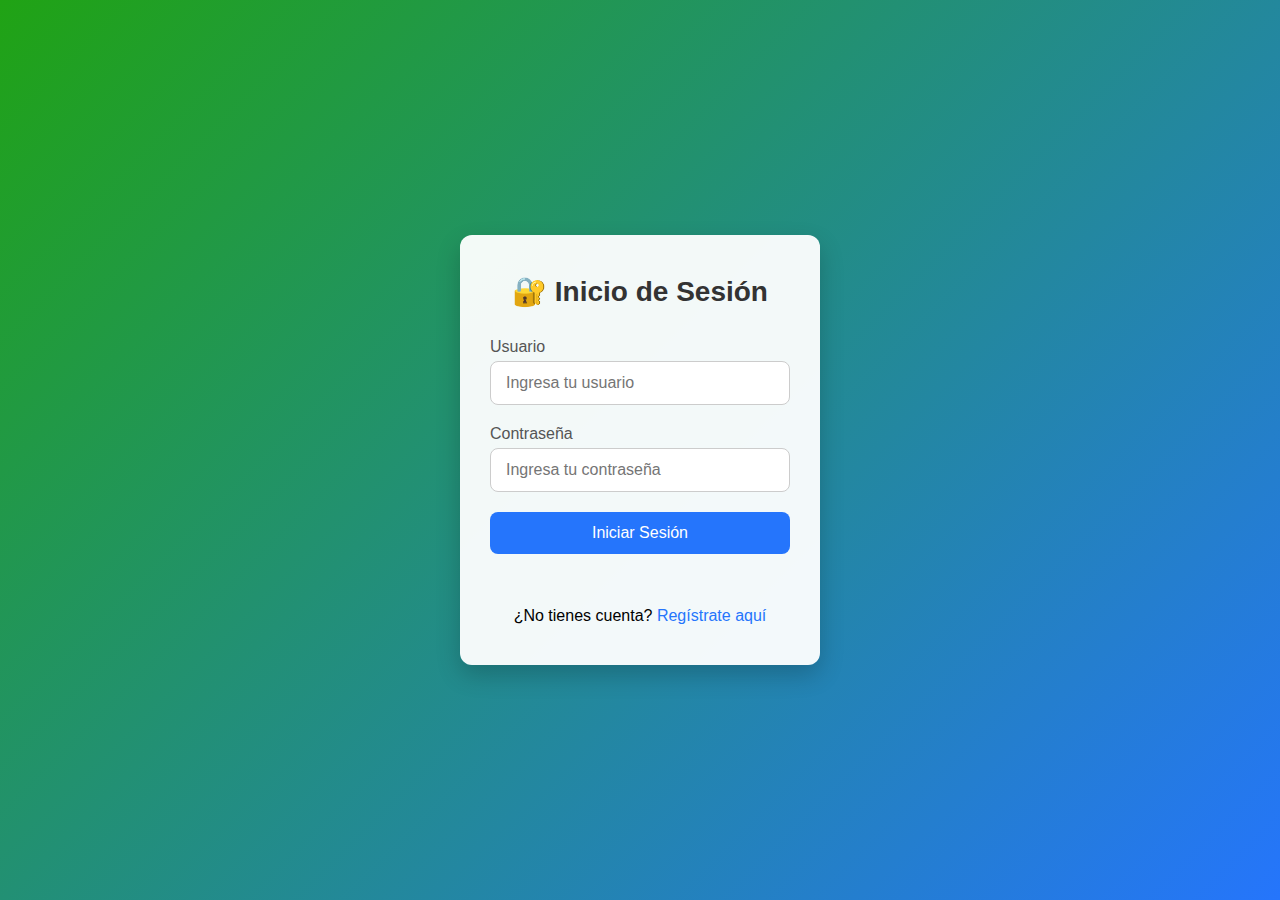
<file: index.html>
<!DOCTYPE html>
<html lang="es">
<head>

<meta charset="UTF-8">
<title>Inicio de Sesión</title>
<link rel="shortcut icon" href="img/favicon.png" type="image/x-icon">
<link rel="stylesheet" href="css/estilos.css">

</head>
<body>

<div class="container">
  <div class="login-box">
    <h1>🔐 Inicio de Sesión</h1>
    
    <form id="loginForm">
      <div class="input-group">
        <label for="usuario">Usuario</label>
        <input type="text" id="usuario" name="usuario" placeholder="Ingresa tu usuario" required>
      </div>
      
      <div class="input-group">
        <label for="password">Contraseña</label>
        <input type="password" id="password" name="password" placeholder="Ingresa tu contraseña" required>
      </div>
      
      <button type="submit">Iniciar Sesión</button>
      
      <div id="mensaje" class="mensaje"></div>
    </form>
    
    <div class="registro-link">
      <p>¿No tienes cuenta? <a href="page/registro.html">Regístrate aquí</a></p>
    </div>
    
    
  </div>
</div>


<script src="js/main.js"></script>

</body>
</html>
</file>
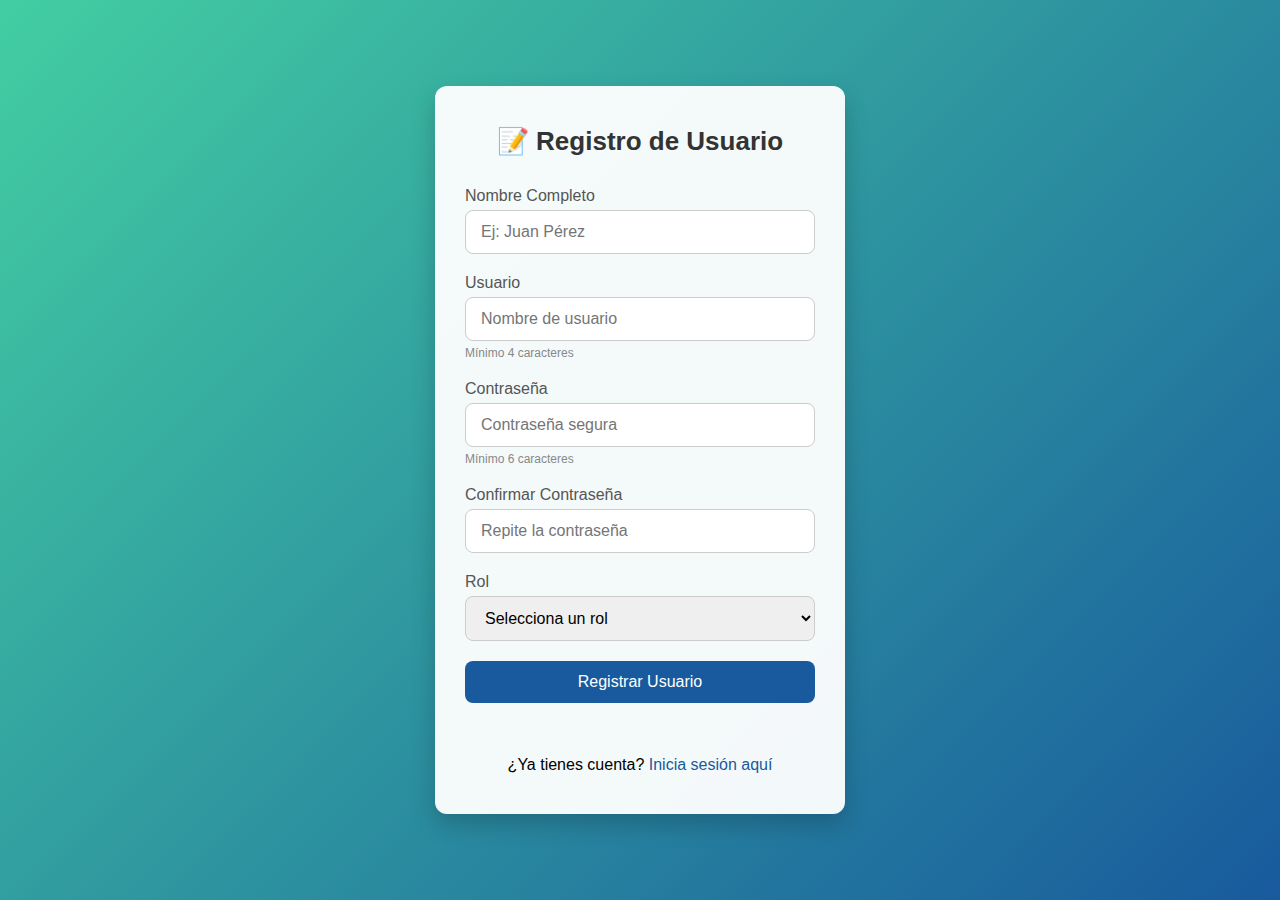
<file: page/registro.html>
<!DOCTYPE html>
<html lang="en">
<head>
    <meta charset="UTF-8">
    <meta name="viewport" content="width=device-width, initial-scale=1.0">
    <title>Document</title>
    <meta charset="UTF-8">
<title>Registro de Usuario</title>
<link rel="shortcut icon" href="../img/favicon.png" type="image/x-icon">
<link rel="stylesheet" href="../css/registro.css">

</head>
<body>
    <div class="container">
  <div class="registro-box">
    <h1>📝 Registro de Usuario</h1>
    
    <form id="registroForm">
      <div class="input-group">
        <label for="nombre">Nombre Completo</label>
        <input type="text" id="nombre" name="nombre" placeholder="Ej: Juan Pérez" required>
      </div>
      
      <div class="input-group">
        <label for="usuario">Usuario</label>
        <input type="text" id="usuario" name="usuario" placeholder="Nombre de usuario" required minlength="4">
        <small>Mínimo 4 caracteres</small>
      </div>
      
      <div class="input-group">
        <label for="password">Contraseña</label>
        <input type="password" id="password" name="password" placeholder="Contraseña segura" required minlength="6">
        <small>Mínimo 6 caracteres</small>
      </div>
      
      <div class="input-group">
        <label for="confirmarPassword">Confirmar Contraseña</label>
        <input type="password" id="confirmarPassword" name="confirmarPassword" placeholder="Repite la contraseña" required>
      </div>
      
      <div class="input-group">
        <label for="rol">Rol</label>
        <select id="rol" name="rol" required>
          <option value="">Selecciona un rol</option>
          <option value="usuario">Usuario</option>
          <option value="admin">Administrador</option>
        </select>
      </div>
      
      <button type="submit">Registrar Usuario</button>
      
      <div id="mensaje" class="mensaje"></div>
    </form>
    
    <div class="login-link">
      <p>¿Ya tienes cuenta? <a href="../index.html">Inicia sesión aquí</a></p>
    </div>
  </div>
</div>


<script src="../js/registro.js"></script>

</body>
</html>
</file>
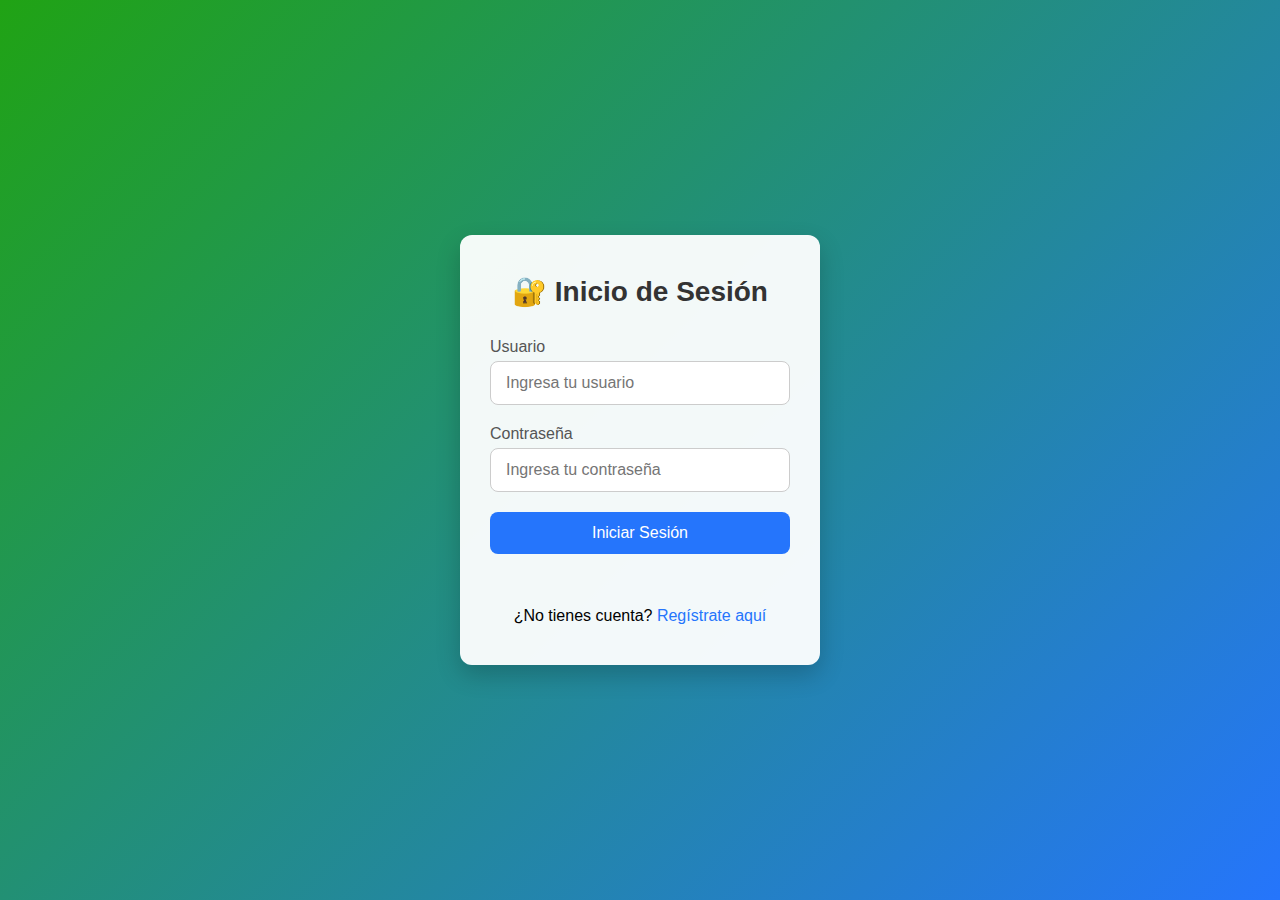
<file: page/usuario.html>
<!DOCTYPE html>
<html lang="en">
<head>
    <meta charset="UTF-8">
    <meta name="viewport" content="width=device-width, initial-scale=1.0">
    <title>Document</title>
    <title>Gestión de Usuarios</title>
<link rel="shortcut icon" href="../img/favicon.png" type="image/x-icon">
<link rel="stylesheet" href="../css/escritorio.css">
<link rel="stylesheet" href="../css/usuario.css">
</head>

</head>
<body>
    <div class="escritorio-container">
  <header class="header">
    <div class="header-content">
      <h1>👥 Gestión de Usuarios</h1>
      <div class="user-info">
        <button onclick="window.location.href='escritorio.html'" class="btn-back">← Volver</button>
        <button id="btnAbrirModal" class="btn-add">+ Agregar Usuario</button>
        <button id="btnCerrarSesion" class="btn-logout">Cerrar Sesión</button>
      </div>
    </div>
  </header>


  <main class="main-content">
    <div class="usuarios-section">
      <h2>Lista de Usuarios Registrados</h2>
      
      <div class="usuarios-stats">
        <div class="stat-card">
          <h3 id="totalUsuarios">0</h3>
          <p>Total Usuarios</p>
        </div>
        <div class="stat-card">
          <h3 id="totalAdmins">0</h3>
          <p>Administradores</p>
        </div>
        <div class="stat-card">
          <h3 id="totalRegulares">0</h3>
          <p>Usuarios Regulares</p>
        </div>
      </div>
      
      <div class="tabla-container">
        <table class="tabla-usuarios">
          <thead>
            <tr>
              <th>ID</th>
              <th>Usuario</th>
              <th>Nombre</th>
              <th>Rol</th>
              <th>Origen</th>
            </tr>
          </thead>
          <tbody id="tablaUsuariosBody">
            <!-- Se llena con JavaScript -->
          </tbody>
        </table>
      </div>
    </div>
  </main>
</div>


<!-- Modal para agregar usuario -->
<div id="modalRegistro" class="modal">
  <div class="modal-content">
    <div class="modal-header">
      <h2>📝 Agregar Nuevo Usuario</h2>
      <span class="close">&times;</span>
    </div>
    
    <form id="registroForm">
      <div class="input-group">
        <label for="nombre">Nombre Completo *</label>
        <input type="text" id="nombre" name="nombre" placeholder="Ej: Juan Pérez" required>
      </div>
      
      <div class="input-group">
        <label for="usuario">Usuario *</label>
        <input type="text" id="usuario" name="usuario" placeholder="Nombre de usuario" required minlength="4">
        <small>Mínimo 4 caracteres</small>
      </div>
      
      <div class="input-group">
        <label for="password">Contraseña *</label>
        <input type="password" id="password" name="password" placeholder="Contraseña segura" required minlength="6">
        <small>Mínimo 6 caracteres</small>
      </div>
      
      <div class="input-group">
        <label for="confirmarPassword">Confirmar Contraseña *</label>
        <input type="password" id="confirmarPassword" name="confirmarPassword" placeholder="Repite la contraseña" required>
      </div>
      
      <div class="input-group">
        <label for="rol">Rol *</label>
        <select id="rol" name="rol" required>
          <option value="">Selecciona un rol</option>
          <option value="usuario">Usuario</option>
          <option value="admin">Administrador</option>
        </select>
      </div>
      
      <div id="mensaje" class="mensaje"></div>
      
      <div class="modal-buttons">
        <button type="button" class="btn-cancelar" id="btnCancelar">Cancelar</button>
        <button type="submit" class="btn-guardar">Guardar Usuario</button>
      </div>
    </form>
  </div>
</div>


<script src="../js/usuario.js"></script>

</body>
</html>
</file>
<file: css/estilos.css>
/* Reset básico */
* {
  margin: 0;
  padding: 0;
  box-sizing: border-box;
  font-family: 'Segoe UI', Tahoma, Geneva, Verdana, sans-serif;
}

/* Fondo de la página */
body {
  height: 100vh;
  display: flex;
  justify-content: center;
  align-items: center;
  background: linear-gradient(135deg, #20a314, #2575fc);
}

/* Contenedor del login */
.container {
  width: 100%;
  max-width: 400px;
  padding: 20px;
}

/* Caja del login */
.login-box {
  background-color: rgba(255, 255, 255, 0.95);
  padding: 40px 30px;
  border-radius: 12px;
  box-shadow: 0 10px 25px rgba(0, 0, 0, 0.2);
  text-align: center;
}

/* Título */
.login-box h1 {
  margin-bottom: 30px;
  font-size: 28px;
  color: #333;
}

/* Grupos de input */
.input-group {
  margin-bottom: 20px;
  text-align: left;
}

.input-group label {
  display: block;
  margin-bottom: 5px;
  color: #555;
  font-weight: 500;
}

.input-group input {
  width: 100%;
  padding: 12px 15px;
  border: 1px solid #ccc;
  border-radius: 8px;
  font-size: 16px;
  transition: 0.3s;
}

.input-group input:focus {
  border-color: #2575fc;
  outline: none;
  box-shadow: 0 0 5px rgba(37, 117, 252, 0.5);
}

/* Botón */
button[type="submit"] {
  width: 100%;
  padding: 12px;
  background-color: #2575fc;
  color: white;
  font-size: 16px;
  border: none;
  border-radius: 8px;
  cursor: pointer;
  transition: 0.3s;
}

button[type="submit"]:hover {
  background-color: #112dcb;
}

/* Mensaje de error o aviso */
.mensaje {
  margin-top: 15px;
  font-size: 14px;
  color: red;
  min-height: 18px;
}

/* Enlace de registro */
.registro-link {
  margin-top: 20px;
}

.registro-link a {
  color: #2575fc;
  text-decoration: none;
  font-weight: 500;
  transition: 0.3s;
}

.registro-link a:hover {
  color: #113ccb;
}
</file>
<file: css/registro.css>
/* Reset básico */
* {
  margin: 0;
  padding: 0;
  box-sizing: border-box;
  font-family: 'Segoe UI', Tahoma, Geneva, Verdana, sans-serif;
}

/* Fondo de la página */
body {
  height: 100vh;
  display: flex;
  justify-content: center;
  align-items: center;
  background: linear-gradient(135deg, #43cea2, #185a9d);
}

/* Contenedor del formulario */
.container {
  width: 100%;
  max-width: 450px;
  padding: 20px;
}

/* Caja de registro */
.registro-box {
  background-color: rgba(255, 255, 255, 0.95);
  padding: 40px 30px;
  border-radius: 12px;
  box-shadow: 0 10px 25px rgba(0, 0, 0, 0.2);
  text-align: center;
}

/* Título */
.registro-box h1 {
  margin-bottom: 30px;
  font-size: 26px;
  color: #333;
}

/* Grupos de input */
.input-group {
  margin-bottom: 20px;
  text-align: left;
}

.input-group label {
  display: block;
  margin-bottom: 5px;
  color: #555;
  font-weight: 500;
}

.input-group input,
.input-group select {
  width: 100%;
  padding: 12px 15px;
  border: 1px solid #ccc;
  border-radius: 8px;
  font-size: 16px;
  transition: 0.3s;
}

.input-group input:focus,
.input-group select:focus {
  border-color: #185a9d;
  outline: none;
  box-shadow: 0 0 5px rgba(24, 90, 157, 0.5);
}

.input-group small {
  display: block;
  margin-top: 5px;
  font-size: 12px;
  color: #888;
}

/* Botón */
button[type="submit"] {
  width: 100%;
  padding: 12px;
  background-color: #185a9d;
  color: white;
  font-size: 16px;
  border: none;
  border-radius: 8px;
  cursor: pointer;
  transition: 0.3s;
}

button[type="submit"]:hover {
  background-color: #43cea2;
}

/* Mensaje de error o aviso */
.mensaje {
  margin-top: 15px;
  font-size: 14px;
  color: red;
  min-height: 18px;
}

/* Enlace para iniciar sesión */
.login-link {
  margin-top: 20px;
}

.login-link a {
  color: #185a9d;
  text-decoration: none;
  font-weight: 500;
  transition: 0.3s;
}

.login-link a:hover {
  color: #43cea2;
}

/* Ajustes para pantallas pequeñas */
@media (max-width: 500px) {
  .registro-box {
    padding: 30px 20px;
  }

  .registro-box h1 {
    font-size: 22px;
  }
}
</file>
<file: css/escritorio.css>
/* Reset básico */
* {
  margin: 0;
  padding: 0;
  box-sizing: border-box;
  font-family: 'Segoe UI', Tahoma, Geneva, Verdana, sans-serif;
}

/* Body y contenedor principal */
body {
  background-color: #f5f7fa;
  color: #333;
}

.escritorio-container {
  display: flex;
  flex-direction: column;
  min-height: 100vh;
}

/* Header */
.header {
  background: linear-gradient(135deg, #11cb4f, #2575fc);
  color: white;
  padding: 15px 30px;
  box-shadow: 0 4px 6px rgba(0,0,0,0.1);
}

.header-content {
  display: flex;
  justify-content: space-between;
  align-items: center;
}

.header h1 {
  font-size: 24px;
}

.user-info {
  display: flex;
  align-items: center;
  gap: 15px;
}

.user-info .user-name,
.user-info .user-role {
  font-weight: 500;
}

.btn-logout {
  padding: 8px 15px;
  background-color: #ff4d4f;
  border: none;
  border-radius: 8px;
  color: white;
  cursor: pointer;
  transition: 0.3s;
}

.btn-logout:hover {
  background-color: #e04141;
}

/* Main content */
.main-content {
  flex: 1;
  padding: 30px;
}

/* Welcome section */
.welcome-section h2 {
  font-size: 22px;
  margin-bottom: 10px;
}

.welcome-section p {
  font-size: 16px;
  color: #555;
}

/* Cards grid */
.cards-grid {
  display: grid;
  grid-template-columns: repeat(auto-fit, minmax(200px, 1fr));
  gap: 20px;
  margin: 30px 0;
}

.card {
  background-color: white;
  border-radius: 12px;
  padding: 20px;
  box-shadow: 0 6px 15px rgba(0,0,0,0.1);
  text-align: center;
  cursor: pointer;
  transition: 0.3s;
}

.card:hover {
  transform: translateY(-5px);
  box-shadow: 0 10px 20px rgba(0,0,0,0.15);
}

.card-icon {
  font-size: 36px;
  margin-bottom: 15px;
}

.card h3 {
  margin-bottom: 10px;
  font-size: 18px;
}

.card p {
  font-size: 14px;
  color: #666;
}

/* Session info */
.session-info {
  background-color: white;
  padding: 20px;
  border-radius: 12px;
  box-shadow: 0 6px 15px rgba(0,0,0,0.1);
}

.session-info h3 {
  margin-bottom: 15px;
}

.info-grid {
  display: grid;
  grid-template-columns: repeat(auto-fit, minmax(200px, 1fr));
  gap: 15px;
}

.info-item {
  background-color: #f0f2f5;
  padding: 10px 15px;
  border-radius: 8px;
}

.info-item strong {
  display: block;
  margin-bottom: 5px;
  color: #555;
}

/* Responsive adjustments */
@media (max-width: 600px) {
  .header h1 {
    font-size: 20px;
  }

  .welcome-section h2 {
    font-size: 18px;
  }

  .card {
    padding: 15px;
  }
}
</file>
<file: css/usuario.css>
/* Reset básico */
* {
  margin: 0;
  padding: 0;
  box-sizing: border-box;
  font-family: 'Segoe UI', Tahoma, Geneva, Verdana, sans-serif;
}

/* Contenedor principal */
body {
  background-color: #f5f7fa;
  color: #333;
}

.escritorio-container {
  display: flex;
  flex-direction: column;
  min-height: 100vh;
}

/* Header */
.header {
  background: linear-gradient(135deg, #6a11cb, #2575fc);
  color: white;
  padding: 15px 30px;
  box-shadow: 0 4px 6px rgba(0,0,0,0.1);
}

.header-content {
  display: flex;
  justify-content: space-between;
  align-items: center;
}

.header h1 {
  font-size: 24px;
}

.user-info {
  display: flex;
  align-items: center;
  gap: 10px;
}

/* Botones del header */
.btn-back,
.btn-add,
.btn-logout {
  padding: 8px 15px;
  border: none;
  border-radius: 8px;
  cursor: pointer;
  font-weight: 500;
  transition: 0.3s;
}

.btn-back {
  background-color: #888;
  color: white;
}

.btn-back:hover {
  background-color: #666;
}

.btn-add {
  background-color: #28a745;
  color: white;
}

.btn-add:hover {
  background-color: #1e7e34;
}

.btn-logout {
  background-color: #dc3545;
  color: white;
}

.btn-logout:hover {
  background-color: #c82333;
}

/* Main content */
.main-content {
  flex: 1;
  padding: 30px;
}

/* Sección de usuarios */
.usuarios-section h2 {
  font-size: 22px;
  margin-bottom: 20px;
}

/* Estadísticas */
.usuarios-stats {
  display: flex;
  gap: 20px;
  margin-bottom: 30px;
  flex-wrap: wrap;
}

.stat-card {
  background-color: white;
  padding: 20px;
  border-radius: 12px;
  flex: 1;
  min-width: 150px;
  text-align: center;
  box-shadow: 0 6px 15px rgba(0,0,0,0.1);
}

.stat-card h3 {
  font-size: 28px;
  margin-bottom: 5px;
}

.stat-card p {
  font-size: 14px;
  color: #555;
}

/* Tabla de usuarios */
.tabla-container {
  overflow-x: auto;
}

.tabla-usuarios {
  width: 100%;
  border-collapse: collapse;
  background-color: white;
  border-radius: 12px;
  overflow: hidden;
  box-shadow: 0 6px 15px rgba(0,0,0,0.1);
}

.tabla-usuarios th,
.tabla-usuarios td {
  padding: 12px 15px;
  text-align: left;
  border-bottom: 1px solid #eee;
}

.tabla-usuarios th {
  background-color: #2575fc;
  color: white;
  font-weight: 600;
}

.tabla-usuarios tr:hover {
  background-color: #f0f2f5;
}

/* Modal */
.modal {
  display: none; /* Oculto por defecto */
  position: fixed;
  z-index: 1000;
  left: 0;
  top: 0;
  width: 100%;
  height: 100%;
  overflow: auto;
  background-color: rgba(0,0,0,0.5);
}

.modal-content {
  background-color: #fff;
  margin: 80px auto;
  padding: 30px 20px;
  border-radius: 12px;
  width: 90%;
  max-width: 500px;
  position: relative;
}

.modal-header {
  display: flex;
  justify-content: space-between;
  align-items: center;
  margin-bottom: 20px;
}

.modal-header h2 {
  font-size: 22px;
}

.modal-header .close {
  font-size: 28px;
  font-weight: bold;
  cursor: pointer;
}

.input-group {
  margin-bottom: 15px;
  text-align: left;
}

.input-group label {
  display: block;
  margin-bottom: 5px;
  color: #555;
  font-weight: 500;
}

.input-group input,
.input-group select {
  width: 100%;
  padding: 12px 15px;
  border: 1px solid #ccc;
  border-radius: 8px;
  font-size: 16px;
  transition: 0.3s;
}

.input-group input:focus,
.input-group select:focus {
  border-color: #2575fc;
  outline: none;
  box-shadow: 0 0 5px rgba(37,117,252,0.5);
}

.input-group small {
  display: block;
  margin-top: 5px;
  font-size: 12px;
  color: #888;
}

.mensaje {
  margin-top: 10px;
  font-size: 14px;
  color: red;
  min-height: 18px;
}

/* Botones del modal */
.modal-buttons {
  display: flex;
  justify-content: flex-end;
  gap: 10px;
  margin-top: 15px;
}

.btn-cancelar {
  background-color: #888;
  color: white;
  border: none;
  padding: 10px 15px;
  border-radius: 8px;
  cursor: pointer;
  transition: 0.3s;
}

.btn-cancelar:hover {
  background-color: #666;
}

.btn-guardar {
  background-color: #28a745;
  color: white;
  border: none;
  padding: 10px 15px;
  border-radius: 8px;
  cursor: pointer;
  transition: 0.3s;
}

.btn-guardar:hover {
  background-color: #1e7e34;
}

/* Responsivo */
@media (max-width: 600px) {
  .usuarios-stats {
    flex-direction: column;
  }

  .modal-content {
    margin: 50px 10px;
  }
}
</file>
